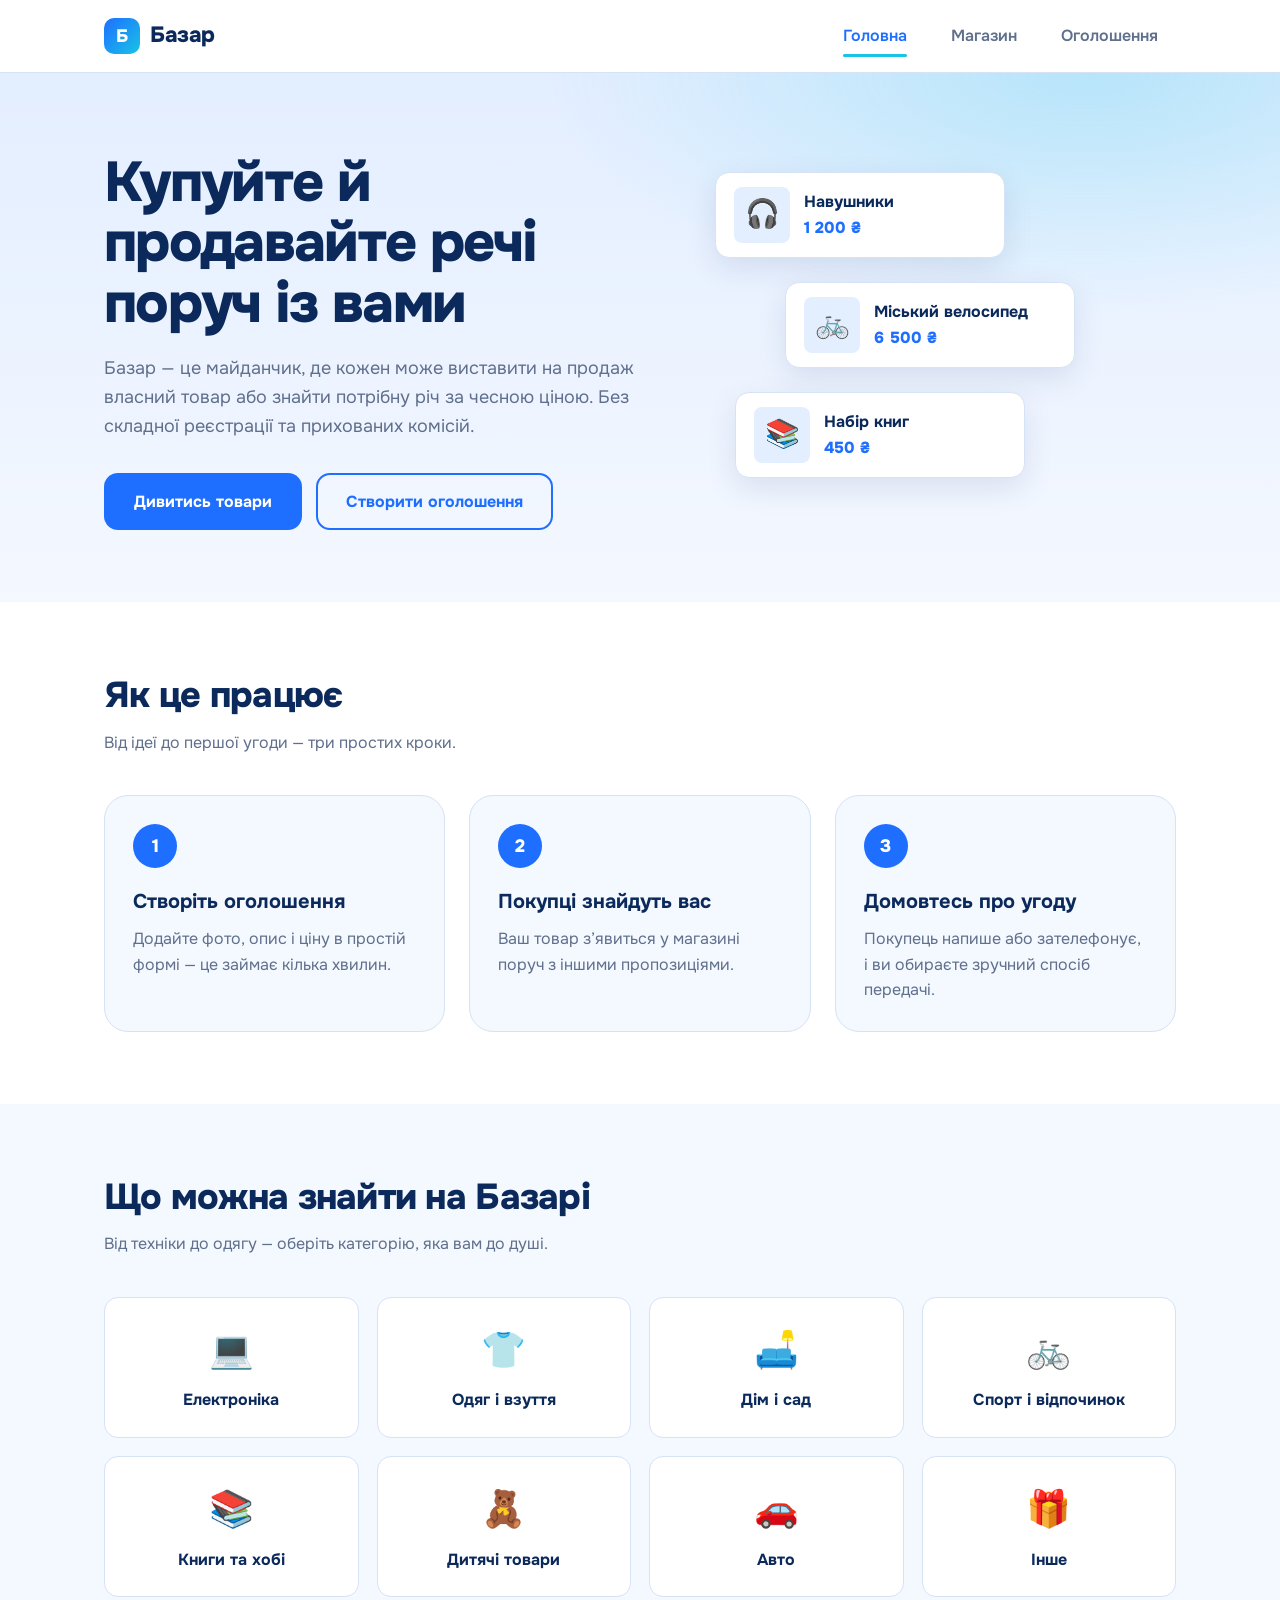
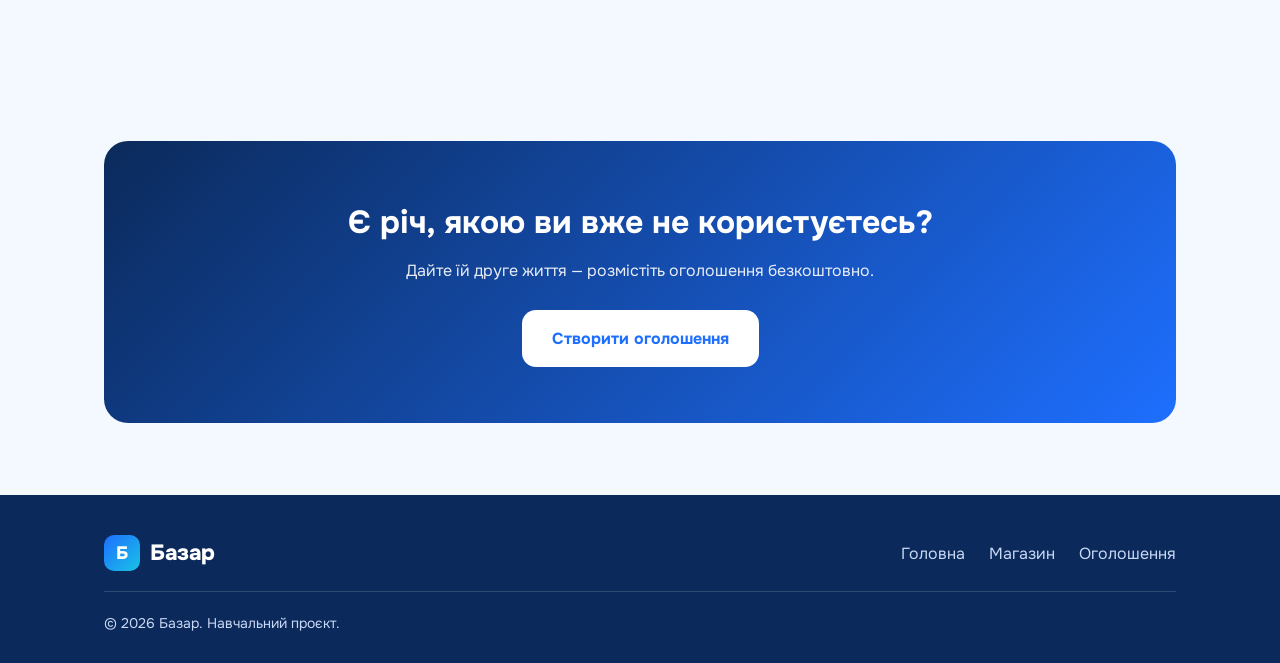
<file: index.html>
<!DOCTYPE html>
<html lang="uk">

<head>
    <meta charset="UTF-8">
    <meta name="viewport" content="width=device-width, initial-scale=1">
    <title>Базар — маркетплейс оголошень</title>
    <link rel="preconnect" href="https://fonts.googleapis.com">
    <link rel="preconnect" href="https://fonts.gstatic.com" crossorigin>
    <link href="https://fonts.googleapis.com/css2?family=Onest:wght@400;600;700;800&display=swap" rel="stylesheet">
    <link rel="stylesheet" href="style.css">
</head>

<body>

    <!-- ===== ШАПКА З НАВІГАЦІЄЮ ===== -->
    <header class="header">
        <div class="container header__inner">
            <a href="index.html" class="logo">
                <span class="logo__mark">Б</span>
                Базар
            </a>
            <nav class="nav">
                <a href="index.html" class="nav__link nav__link--active">Головна</a>
                <a href="shop.html" class="nav__link">Магазин</a>
                <a href="create.html" class="nav__link">Оголошення</a>
            </nav>
        </div>
    </header>

    <main>
        <!-- ===== ГЕРОЙ: опис сайту ===== -->
        <section class="hero">
            <div class="container hero__inner">
                <div class="hero__content">
                    <h1 class="hero__title">Купуйте й продавайте речі поруч із вами</h1>
                    <p class="hero__text">
                        Базар — це майданчик, де кожен може виставити на продаж власний товар
                        або знайти потрібну річ за чесною ціною. Без складної реєстрації та прихованих комісій.
                    </p>
                    <div class="hero__actions">
                        <a href="shop.html" class="btn btn--primary">Дивитись товари</a>
                        <a href="create.html" class="btn btn--ghost">Створити оголошення</a>
                    </div>
                </div>

                <!-- декоративна стопка карток -->
                <div class="hero__stack" aria-hidden="true">
                    <div class="mini-card">
                        <div class="mini-card__icon">🎧</div>
                        <div>
                            <p class="mini-card__title">Навушники</p>
                            <p class="mini-card__price">1 200 ₴</p>
                        </div>
                    </div>
                    <div class="mini-card">
                        <div class="mini-card__icon">🚲</div>
                        <div>
                            <p class="mini-card__title">Міський велосипед</p>
                            <p class="mini-card__price">6 500 ₴</p>
                        </div>
                    </div>
                    <div class="mini-card">
                        <div class="mini-card__icon">📚</div>
                        <div>
                            <p class="mini-card__title">Набір книг</p>
                            <p class="mini-card__price">450 ₴</p>
                        </div>
                    </div>
                </div>
            </div>
        </section>

        <!-- ===== ЯК ЦЕ ПРАЦЮЄ ===== -->
        <section class="section section--white">
            <div class="container">
                <h2 class="section__title">Як це працює</h2>
                <p class="section__lead">Від ідеї до першої угоди — три простих кроки.</p>

                <div class="steps">
                    <div class="step">
                        <div class="step__num">1</div>
                        <h3 class="step__title">Створіть оголошення</h3>
                        <p class="step__text">Додайте фото, опис і ціну в простій формі — це займає кілька хвилин.</p>
                    </div>
                    <div class="step">
                        <div class="step__num">2</div>
                        <h3 class="step__title">Покупці знайдуть вас</h3>
                        <p class="step__text">Ваш товар з’явиться у магазині поруч з іншими пропозиціями.</p>
                    </div>
                    <div class="step">
                        <div class="step__num">3</div>
                        <h3 class="step__title">Домовтесь про угоду</h3>
                        <p class="step__text">Покупець напише або зателефонує, і ви обираєте зручний спосіб передачі.
                        </p>
                    </div>
                </div>
            </div>
        </section>

        <!-- ===== ЩО МОЖНА ЗНАЙТИ ===== -->
        <section class="section">
            <div class="container">
                <h2 class="section__title">Що можна знайти на Базарі</h2>
                <p class="section__lead">Від техніки до одягу — оберіть категорію, яка вам до душі.</p>

                <div class="categories">
                    <div class="category">
                        <div class="category__icon">💻</div>
                        <p class="category__name">Електроніка</p>
                    </div>
                    <div class="category">
                        <div class="category__icon">👕</div>
                        <p class="category__name">Одяг і взуття</p>
                    </div>
                    <div class="category">
                        <div class="category__icon">🛋️</div>
                        <p class="category__name">Дім і сад</p>
                    </div>
                    <div class="category">
                        <div class="category__icon">🚲</div>
                        <p class="category__name">Спорт і відпочинок</p>
                    </div>
                    <div class="category">
                        <div class="category__icon">📚</div>
                        <p class="category__name">Книги та хобі</p>
                    </div>
                    <div class="category">
                        <div class="category__icon">🧸</div>
                        <p class="category__name">Дитячі товари</p>
                    </div>
                    <div class="category">
                        <div class="category__icon">🚗</div>
                        <p class="category__name">Авто</p>
                    </div>
                    <div class="category">
                        <div class="category__icon">🎁</div>
                        <p class="category__name">Інше</p>
                    </div>
                </div>
            </div>
        </section>

        <!-- ===== ЗАКЛИК ДО ДІЇ ===== -->
        <section class="section">
            <div class="container">
                <div class="cta">
                    <h2 class="cta__title">Є річ, якою ви вже не користуєтесь?</h2>
                    <p class="cta__text">Дайте їй друге життя — розмістіть оголошення безкоштовно.</p>
                    <a href="create.html" class="btn btn--primary">Створити оголошення</a>
                </div>
            </div>
        </section>
    </main>

    <!-- ===== ФУТЕР ===== -->
    <footer class="footer">
        <div class="container footer__inner">
            <a href="index.html" class="logo"><span class="logo__mark">Б</span>Базар</a>
            <nav class="footer__nav">
                <a href="index.html" class="footer__link">Головна</a>
                <a href="shop.html" class="footer__link">Магазин</a>
                <a href="create.html" class="footer__link">Оголошення</a>
            </nav>
            <p class="footer__copy">© 2026 Базар. Навчальний проєкт.</p>
        </div>
    </footer>

</body>

</html>
</file>
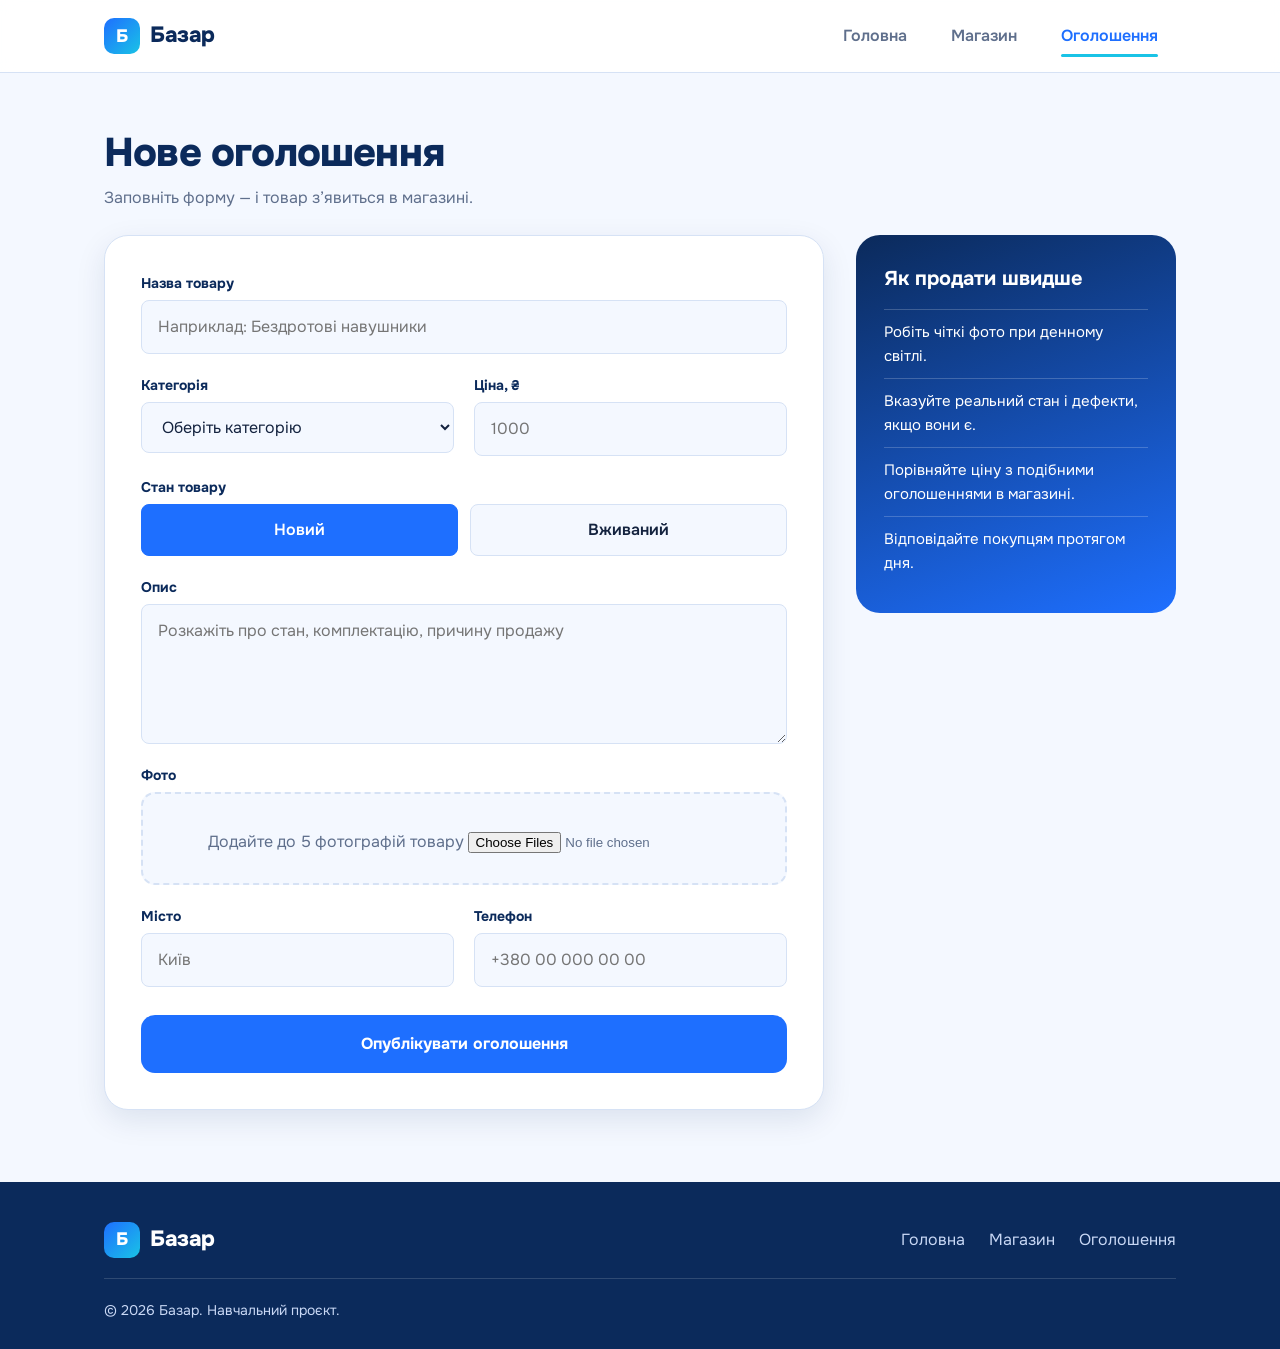
<file: create.html>
<!DOCTYPE html>
<html lang="uk">

<head>
    <meta charset="UTF-8">
    <meta name="viewport" content="width=device-width, initial-scale=1">
    <title>Створити оголошення — Базар</title>
    <link rel="preconnect" href="https://fonts.googleapis.com">
    <link rel="preconnect" href="https://fonts.gstatic.com" crossorigin>
    <link href="https://fonts.googleapis.com/css2?family=Onest:wght@400;600;700;800&display=swap" rel="stylesheet">
    <link rel="stylesheet" href="style.css">
</head>

<body>

    <!-- ===== ШАПКА З НАВІГАЦІЄЮ ===== -->
    <header class="header">
        <div class="container header__inner">
            <a href="index.html" class="logo">
                <span class="logo__mark">Б</span>
                Базар
            </a>
            <nav class="nav">
                <a href="index.html" class="nav__link">Головна</a>
                <a href="shop.html" class="nav__link">Магазин</a>
                <a href="create.html" class="nav__link nav__link--active">Оголошення</a>
            </nav>
        </div>
    </header>

    <main>
        <div class="container">

            <div class="page-head">
                <h1 class="page-head__title">Нове оголошення</h1>
                <p class="page-head__text">Заповніть форму — і товар з’явиться в магазині.</p>
            </div>

            <div class="create">

                <!-- ===== ФОРМА ===== -->
                <form class="form" id="adForm">
                    <p class="notice" id="notice">Оголошення збережено. Дякуємо!</p>

                    <div class="field">
                        <label class="field__label" for="title">Назва товару</label>
                        <input class="input" type="text" id="title" name="title"
                            placeholder="Наприклад: Бездротові навушники" required>
                    </div>

                    <div class="form__row">
                        <div class="field">
                            <label class="field__label" for="category">Категорія</label>
                            <select class="input" id="category" name="category" required>
                                <option value="">Оберіть категорію</option>
                                <option>Електроніка</option>
                                <option>Одяг і взуття</option>
                                <option>Дім і сад</option>
                                <option>Спорт і відпочинок</option>
                                <option>Книги та хобі</option>
                                <option>Дитячі товари</option>
                                <option>Авто</option>
                                <option>Інше</option>
                            </select>
                        </div>
                        <div class="field">
                            <label class="field__label" for="price">Ціна, ₴</label>
                            <input class="input" type="number" id="price" name="price" min="0" placeholder="1000"
                                required>
                        </div>
                    </div>

                    <div class="field">
                        <span class="field__label">Стан товару</span>
                        <div class="choices">
                            <label class="choice">
                                <input class="choice__input" type="radio" name="condition" value="new" checked>
                                <span class="choice__box">Новий</span>
                            </label>
                            <label class="choice">
                                <input class="choice__input" type="radio" name="condition" value="used">
                                <span class="choice__box">Вживаний</span>
                            </label>
                        </div>
                    </div>

                    <div class="field">
                        <label class="field__label" for="description">Опис</label>
                        <textarea class="input" id="description" name="description"
                            placeholder="Розкажіть про стан, комплектацію, причину продажу" required></textarea>
                    </div>

                    <div class="field">
                        <span class="field__label">Фото</span>
                        <div class="upload">
                            Додайте до 5 фотографій товару
                            <input type="file" name="photos" accept="image/*" multiple>
                        </div>
                    </div>

                    <div class="form__row">
                        <div class="field">
                            <label class="field__label" for="city">Місто</label>
                            <input class="input" type="text" id="city" name="city" placeholder="Київ" required>
                        </div>
                        <div class="field">
                            <label class="field__label" for="phone">Телефон</label>
                            <input class="input" type="tel" id="phone" name="phone" placeholder="+380 00 000 00 00"
                                required>
                        </div>
                    </div>

                    <button type="submit" class="btn btn--primary">Опублікувати оголошення</button>
                </form>

                <!-- ===== БІЧНА ПАНЕЛЬ З ПОРАДАМИ ===== -->
                <aside class="aside">
                    <h2 class="aside__title">Як продати швидше</h2>
                    <p class="aside__item">Робіть чіткі фото при денному світлі.</p>
                    <p class="aside__item">Вказуйте реальний стан і дефекти, якщо вони є.</p>
                    <p class="aside__item">Порівняйте ціну з подібними оголошеннями в магазині.</p>
                    <p class="aside__item">Відповідайте покупцям протягом дня.</p>
                </aside>

            </div>
        </div>
    </main>

    <!-- ===== ФУТЕР ===== -->
    <footer class="footer">
        <div class="container footer__inner">
            <a href="index.html" class="logo"><span class="logo__mark">Б</span>Базар</a>
            <nav class="footer__nav">
                <a href="index.html" class="footer__link">Головна</a>
                <a href="shop.html" class="footer__link">Магазин</a>
                <a href="create.html" class="footer__link">Оголошення</a>
            </nav>
            <p class="footer__copy">© 2026 Базар. Навчальний проєкт.</p>
        </div>
    </footer>

    <!-- проста демонстрація: показуємо повідомлення замість реальної відправки на сервер -->
    <script>
        document.getElementById("adForm").addEventListener("submit", function (e) {
            e.preventDefault();
            document.getElementById("notice").classList.add("notice--visible");
            this.reset();
            window.scrollTo({ top: 0, behavior: "smooth" });
        });
    </script>

</body>

</html>
</file>
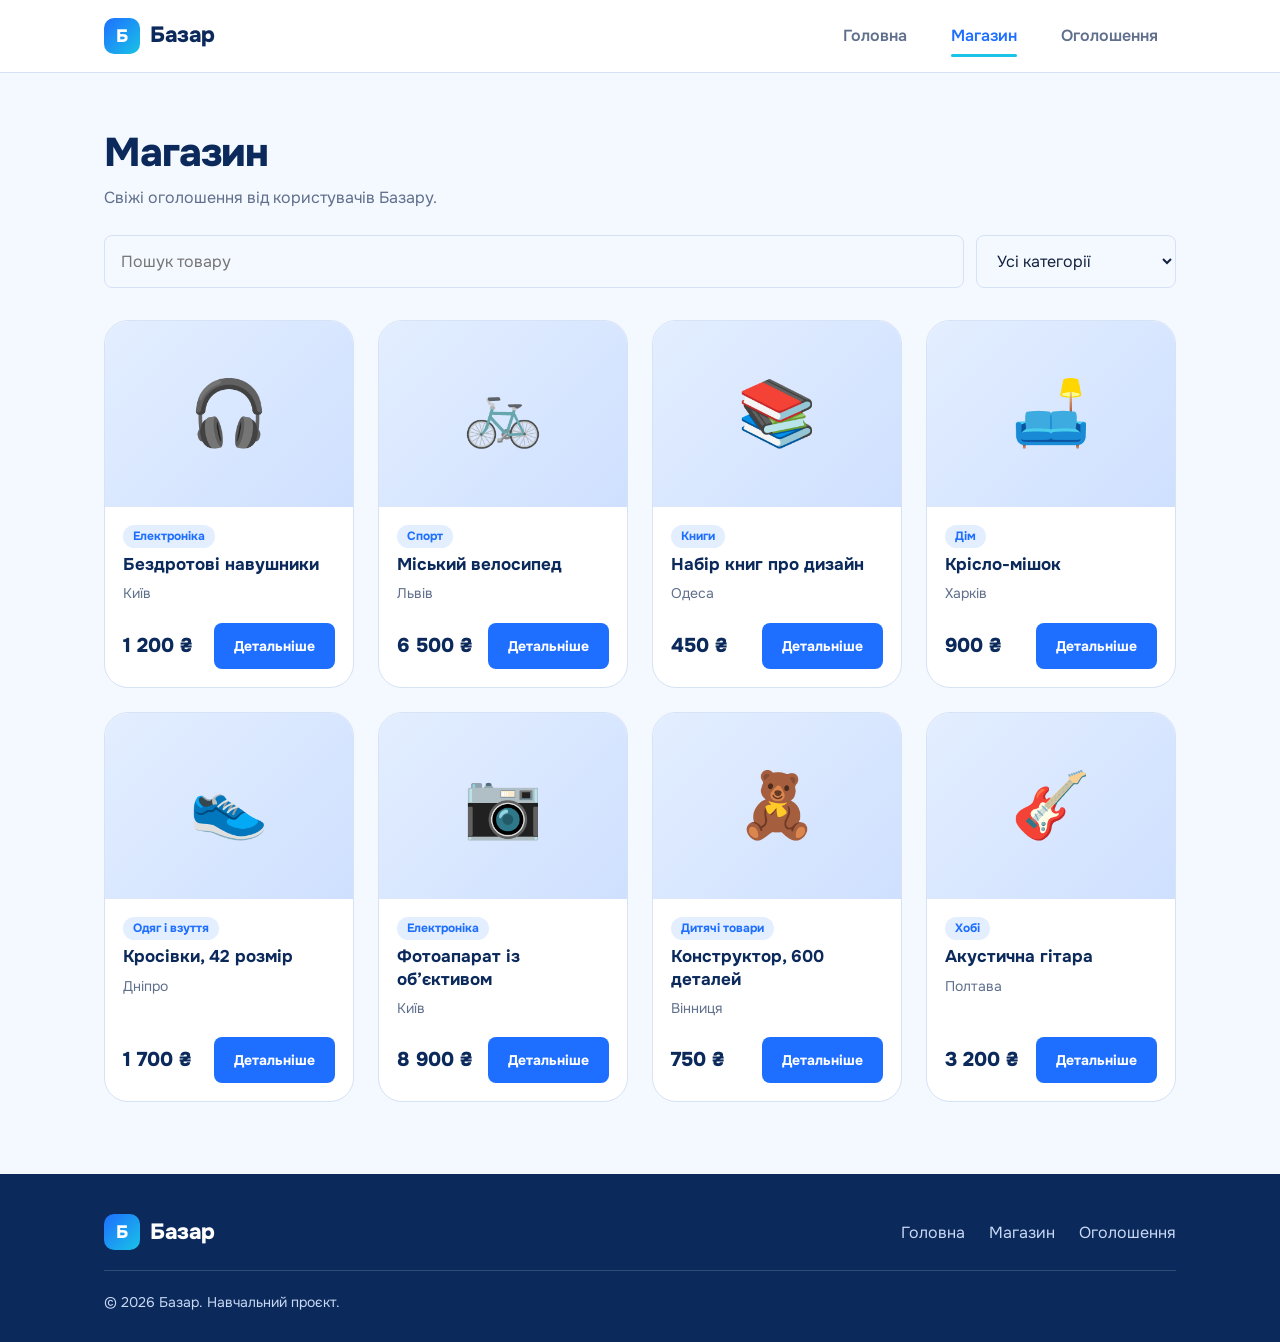
<file: shop.html>
<!DOCTYPE html>
<html lang="uk">

<head>
    <meta charset="UTF-8">
    <meta name="viewport" content="width=device-width, initial-scale=1">
    <title>Магазин — Базар</title>
    <link rel="preconnect" href="https://fonts.googleapis.com">
    <link rel="preconnect" href="https://fonts.gstatic.com" crossorigin>
    <link href="https://fonts.googleapis.com/css2?family=Onest:wght@400;600;700;800&display=swap" rel="stylesheet">
    <link rel="stylesheet" href="style.css">
</head>

<body>

    <!-- ===== ШАПКА З НАВІГАЦІЄЮ ===== -->
    <header class="header">
        <div class="container header__inner">
            <a href="index.html" class="logo">
                <span class="logo__mark">Б</span>
                Базар
            </a>
            <nav class="nav">
                <a href="index.html" class="nav__link">Головна</a>
                <a href="shop.html" class="nav__link nav__link--active">Магазин</a>
                <a href="create.html" class="nav__link">Оголошення</a>
            </nav>
        </div>
    </header>

    <main>
        <div class="container">

            <!-- заголовок сторінки -->
            <div class="page-head">
                <h1 class="page-head__title">Магазин</h1>
                <p class="page-head__text">Свіжі оголошення від користувачів Базару.</p>
            </div>

            <!-- пошук і фільтр -->
            <div class="toolbar">
                <input class="input toolbar__search" type="search" placeholder="Пошук товару" aria-label="Пошук товару">
                <select class="input toolbar__select" aria-label="Категорія">
                    <option>Усі категорії</option>
                    <option>Електроніка</option>
                    <option>Одяг і взуття</option>
                    <option>Дім і сад</option>
                    <option>Спорт і відпочинок</option>
                    <option>Книги та хобі</option>
                    <option>Дитячі товари</option>
                </select>
            </div>

            <!-- сітка карток -->
            <section class="grid">

                <!-- картка товару -->
                <article class="card">
                    <div class="card__img">🎧</div>
                    <div class="card__body">
                        <span class="card__tag">Електроніка</span>
                        <h3 class="card__title">Бездротові навушники</h3>
                        <p class="card__meta">Київ</p>
                        <div class="card__footer">
                            <span class="card__price">1 200 ₴</span>
                            <a href="#" class="btn btn--primary btn--small">Детальніше</a>
                        </div>
                    </div>
                </article>

                <!-- картка товару -->
                <article class="card">
                    <div class="card__img">🚲</div>
                    <div class="card__body">
                        <span class="card__tag">Спорт</span>
                        <h3 class="card__title">Міський велосипед</h3>
                        <p class="card__meta">Львів</p>
                        <div class="card__footer">
                            <span class="card__price">6 500 ₴</span>
                            <a href="#" class="btn btn--primary btn--small">Детальніше</a>
                        </div>
                    </div>
                </article>

                <!-- картка товару -->
                <article class="card">
                    <div class="card__img">📚</div>
                    <div class="card__body">
                        <span class="card__tag">Книги</span>
                        <h3 class="card__title">Набір книг про дизайн</h3>
                        <p class="card__meta">Одеса</p>
                        <div class="card__footer">
                            <span class="card__price">450 ₴</span>
                            <a href="#" class="btn btn--primary btn--small">Детальніше</a>
                        </div>
                    </div>
                </article>

                <!-- картка товару -->
                <article class="card">
                    <div class="card__img">🛋️</div>
                    <div class="card__body">
                        <span class="card__tag">Дім</span>
                        <h3 class="card__title">Крісло-мішок</h3>
                        <p class="card__meta">Харків</p>
                        <div class="card__footer">
                            <span class="card__price">900 ₴</span>
                            <a href="#" class="btn btn--primary btn--small">Детальніше</a>
                        </div>
                    </div>
                </article>

                <!-- картка товару -->
                <article class="card">
                    <div class="card__img">👟</div>
                    <div class="card__body">
                        <span class="card__tag">Одяг і взуття</span>
                        <h3 class="card__title">Кросівки, 42 розмір</h3>
                        <p class="card__meta">Дніпро</p>
                        <div class="card__footer">
                            <span class="card__price">1 700 ₴</span>
                            <a href="#" class="btn btn--primary btn--small">Детальніше</a>
                        </div>
                    </div>
                </article>

                <!-- картка товару -->
                <article class="card">
                    <div class="card__img">📷</div>
                    <div class="card__body">
                        <span class="card__tag">Електроніка</span>
                        <h3 class="card__title">Фотоапарат із об’єктивом</h3>
                        <p class="card__meta">Київ</p>
                        <div class="card__footer">
                            <span class="card__price">8 900 ₴</span>
                            <a href="#" class="btn btn--primary btn--small">Детальніше</a>
                        </div>
                    </div>
                </article>

                <!-- картка товару -->
                <article class="card">
                    <div class="card__img">🧸</div>
                    <div class="card__body">
                        <span class="card__tag">Дитячі товари</span>
                        <h3 class="card__title">Конструктор, 600 деталей</h3>
                        <p class="card__meta">Вінниця</p>
                        <div class="card__footer">
                            <span class="card__price">750 ₴</span>
                            <a href="#" class="btn btn--primary btn--small">Детальніше</a>
                        </div>
                    </div>
                </article>

                <!-- картка товару -->
                <article class="card">
                    <div class="card__img">🎸</div>
                    <div class="card__body">
                        <span class="card__tag">Хобі</span>
                        <h3 class="card__title">Акустична гітара</h3>
                        <p class="card__meta">Полтава</p>
                        <div class="card__footer">
                            <span class="card__price">3 200 ₴</span>
                            <a href="#" class="btn btn--primary btn--small">Детальніше</a>
                        </div>
                    </div>
                </article>
            </section>

        </div>
    </main>

    <!-- ===== ФУТЕР ===== -->
    <footer class="footer">
        <div class="container footer__inner">
            <a href="index.html" class="logo"><span class="logo__mark">Б</span>Базар</a>
            <nav class="footer__nav">
                <a href="index.html" class="footer__link">Головна</a>
                <a href="shop.html" class="footer__link">Магазин</a>
                <a href="create.html" class="footer__link">Оголошення</a>
            </nav>
            <p class="footer__copy">© 2026 Базар. Навчальний проєкт.</p>
        </div>
    </footer>

</body>

</html>
</file>
<file: style.css>
/* ==========================================================
   МАРКЕТПЛЕЙС — спільні стилі для всіх сторінок
   Шрифт: Onest (підтримує кирилицю), підключається в <head>
   ========================================================== */

/* ---------- 1. Змінні (кольори, радіуси, тіні) ---------- */
:root {
  --navy: #0b2a5b;      /* темно-синій: заголовки, футер */
  --blue: #1e6fff;      /* основний акцент: кнопки, посилання */
  --blue-dark: #1556d1; /* акцент при наведенні */
  --sky: #e3eeff;       /* світло-блакитний: фони плашок */
  --ice: #f4f8ff;       /* фон сторінки */
  --cyan: #19c3e6;      /* додатковий акцент: лінія активної вкладки */
  --ink: #14233f;       /* основний текст */
  --muted: #5f6f8c;     /* другорядний текст */
  --line: #d6e2f5;      /* рамки */
  --white: #ffffff;

  --radius-s: 8px;
  --radius-m: 14px;
  --radius-l: 24px;
  --shadow: 0 10px 30px rgba(11, 42, 91, 0.10);
  --wrap: 1120px;       /* максимальна ширина контенту */
}

/* ---------- 2. Скидання та базові стилі ---------- */
* {
  box-sizing: border-box;
  margin: 0;
  padding: 0;
}

html {
  scroll-behavior: smooth;
}

body {
  font-family: "Onest", "Segoe UI", Arial, sans-serif;
  background: var(--ice);
  color: var(--ink);
  line-height: 1.6;
  min-height: 100vh;
  display: flex;
  flex-direction: column; /* щоб футер завжди був унизу */
}

/* головний вміст займає весь вільний простір між шапкою і футером */
main {
  flex: 1;
}

/* усі зображення адаптивні */
img {
  display: block;
  max-width: 100%;
  height: auto;
}

a {
  color: inherit;
  text-decoration: none;
}

ul {
  list-style: none;
}

/* видимий фокус для клавіатури */
a:focus-visible,
button:focus-visible,
input:focus-visible,
select:focus-visible,
textarea:focus-visible {
  outline: 3px solid var(--cyan);
  outline-offset: 2px;
}

/* ---------- 3. Загальний контейнер ---------- */
.container {
  width: 100%;
  max-width: var(--wrap);
  margin: 0 auto;
  padding: 0 24px;
}

/* ---------- 4. Шапка (header + nav) ---------- */
.header {
  position: sticky;
  top: 0;
  z-index: 10;
  background: rgba(255, 255, 255, 0.92);
  backdrop-filter: blur(8px);
  border-bottom: 1px solid var(--line);
}

.header__inner {
  display: flex;
  align-items: center;
  justify-content: space-between;
  gap: 24px;
  min-height: 72px;
}

/* логотип */
.logo {
  display: flex;
  align-items: center;
  gap: 10px;
  font-weight: 800;
  font-size: 22px;
  color: var(--navy);
  letter-spacing: -0.02em;
}

.logo__mark {
  display: grid;
  place-items: center;
  width: 36px;
  height: 36px;
  border-radius: 10px;
  background: linear-gradient(135deg, var(--blue), var(--cyan));
  color: var(--white);
  font-size: 18px;
}

/* навігаційне меню */
.nav {
  display: flex;
  gap: 8px;
}

.nav__link {
  position: relative;
  padding: 10px 18px;
  font-weight: 600;
  color: var(--muted);
  border-radius: var(--radius-s);
  transition: color 0.2s, background 0.2s;
}

.nav__link:hover {
  color: var(--blue);
  background: var(--sky);
}

/* активна вкладка: синій текст + лінія знизу (аналог зеленої лінії з макета) */
.nav__link--active {
  color: var(--blue);
}

.nav__link--active::after {
  content: "";
  position: absolute;
  left: 18px;
  right: 18px;
  bottom: 2px;
  height: 3px;
  border-radius: 3px;
  background: var(--cyan);
}

/* ---------- 5. Кнопки ---------- */
.btn {
  display: inline-block;
  padding: 14px 28px;
  border: 2px solid transparent;
  border-radius: var(--radius-m);
  font: inherit;
  font-weight: 700;
  cursor: pointer;
  transition: background 0.2s, color 0.2s, border-color 0.2s, transform 0.1s;
}

.btn:active {
  transform: translateY(1px);
}

.btn--primary {
  background: var(--blue);
  color: var(--white);
}

.btn--primary:hover {
  background: var(--blue-dark);
}

.btn--ghost {
  background: transparent;
  color: var(--blue);
  border-color: var(--blue);
}

.btn--ghost:hover {
  background: var(--sky);
}

.btn--small {
  padding: 10px 18px;
  font-size: 14px;
  border-radius: var(--radius-s);
}

/* ---------- 6. Заголовки секцій ---------- */
.section {
  padding: 72px 0;
}

.section--white {
  background: var(--white);
}

.section__title {
  font-size: clamp(26px, 3.4vw, 36px);
  line-height: 1.2;
  font-weight: 800;
  color: var(--navy);
  letter-spacing: -0.02em;
  margin-bottom: 12px;
}

.section__lead {
  max-width: 60ch;
  color: var(--muted);
  margin-bottom: 40px;
}

/* ==========================================================
   СТОРІНКА 1 — ГОЛОВНА (index.html)
   ========================================================== */

/* ---------- 7. Герой-блок ---------- */
.hero {
  padding: 80px 0 72px;
  background:
    radial-gradient(900px 400px at 85% 0%, rgba(25, 195, 230, 0.22), transparent 60%),
    linear-gradient(180deg, var(--sky), var(--ice));
}

.hero__inner {
  display: grid;
  grid-template-columns: 1.1fr 0.9fr;
  gap: 48px;
  align-items: center;
}

.hero__title {
  font-size: clamp(34px, 5vw, 56px);
  line-height: 1.08;
  font-weight: 800;
  letter-spacing: -0.03em;
  color: var(--navy);
  margin-bottom: 20px;
}

.hero__text {
  max-width: 52ch;
  font-size: 18px;
  color: var(--muted);
  margin-bottom: 32px;
}

.hero__actions {
  display: flex;
  flex-wrap: wrap;
  gap: 14px;
}

/* права частина героя: стопка «живих» оголошень */
.hero__stack {
  position: relative;
  height: 340px;
}

.mini-card {
  position: absolute;
  display: flex;
  align-items: center;
  gap: 14px;
  width: 290px;
  padding: 14px 18px;
  background: var(--white);
  border: 1px solid var(--line);
  border-radius: var(--radius-m);
  box-shadow: var(--shadow);
}

.mini-card:nth-child(1) { top: 0;     left: 0; }
.mini-card:nth-child(2) { top: 110px; left: 70px; }
.mini-card:nth-child(3) { top: 220px; left: 20px; }

.mini-card__icon {
  display: grid;
  place-items: center;
  flex-shrink: 0;
  width: 56px;
  height: 56px;
  border-radius: var(--radius-s);
  background: var(--sky);
  font-size: 28px;
}

.mini-card__title {
  font-weight: 700;
  color: var(--navy);
}

.mini-card__price {
  font-weight: 800;
  color: var(--blue);
}

/* ---------- 8. Як це працює (кроки — тут нумерація доречна) ---------- */
.steps {
  display: grid;
  grid-template-columns: repeat(3, 1fr);
  gap: 24px;
}

.step {
  padding: 28px;
  background: var(--ice);
  border: 1px solid var(--line);
  border-radius: var(--radius-l);
}

.step__num {
  display: grid;
  place-items: center;
  width: 44px;
  height: 44px;
  margin-bottom: 18px;
  border-radius: 50%;
  background: var(--blue);
  color: var(--white);
  font-weight: 800;
  font-size: 18px;
}

.step__title {
  font-size: 20px;
  color: var(--navy);
  margin-bottom: 8px;
}

.step__text {
  color: var(--muted);
}

/* ---------- 9. Що можна продати (категорії) ---------- */
.categories {
  display: grid;
  grid-template-columns: repeat(4, 1fr);
  gap: 18px;
}

.category {
  padding: 24px 20px;
  text-align: center;
  background: var(--white);
  border: 1px solid var(--line);
  border-radius: var(--radius-m);
  transition: border-color 0.2s, box-shadow 0.2s;
}

.category:hover {
  border-color: var(--blue);
  box-shadow: var(--shadow);
}

.category__icon {
  font-size: 36px;
  margin-bottom: 8px;
}

.category__name {
  font-weight: 700;
  color: var(--navy);
}

/* ---------- 10. Заклик до дії внизу сторінки ---------- */
.cta {
  padding: 56px 40px;
  text-align: center;
  color: var(--white);
  border-radius: var(--radius-l);
  background: linear-gradient(135deg, var(--navy), var(--blue));
}

.cta__title {
  font-size: clamp(24px, 3vw, 32px);
  margin-bottom: 10px;
}

.cta__text {
  max-width: 50ch;
  margin: 0 auto 26px;
  opacity: 0.9;
}

.cta .btn--primary {
  background: var(--white);
  color: var(--blue);
}

.cta .btn--primary:hover {
  background: var(--sky);
}

/* ==========================================================
   СТОРІНКА 2 — МАГАЗИН (shop.html)
   ========================================================== */

/* ---------- 11. Заголовок сторінки ---------- */
.page-head {
  padding: 48px 0 24px;
}

.page-head__title {
  font-size: clamp(28px, 4vw, 40px);
  font-weight: 800;
  color: var(--navy);
  letter-spacing: -0.02em;
}

.page-head__text {
  color: var(--muted);
}

/* ---------- 12. Панель пошуку та фільтрів ---------- */
.toolbar {
  display: flex;
  flex-wrap: wrap;
  gap: 12px;
  margin-bottom: 32px;
}

.toolbar__search {
  flex: 1 1 260px;
}

.toolbar__select {
  flex: 0 0 200px;
}

/* ---------- 13. Сітка карток товарів ---------- */
.grid {
  display: grid;
  grid-template-columns: repeat(4, 1fr);
  gap: 24px;
  padding-bottom: 72px;
}

/* картка товару (div.card на макеті — «картка товару») */
.card {
  display: flex;
  flex-direction: column;
  background: var(--white);
  border: 1px solid var(--line);
  border-radius: var(--radius-l);
  overflow: hidden;
  transition: box-shadow 0.2s, border-color 0.2s;
}

.card:hover {
  border-color: var(--blue);
  box-shadow: var(--shadow);
}

/* блок із зображенням (квадрат на макеті) */
.card__img {
  display: grid;
  place-items: center;
  aspect-ratio: 4 / 3;
  background: linear-gradient(135deg, var(--sky), #cfe0ff);
  font-size: 64px;
}

/* якщо замість емодзі вставите <img src="..."> — він заповнить блок */
.card__img img {
  width: 100%;
  height: 100%;
  object-fit: cover;
}

.card__body {
  display: flex;
  flex: 1;
  flex-direction: column;
  gap: 6px;
  padding: 18px;
}

.card__tag {
  align-self: flex-start;
  padding: 2px 10px;
  border-radius: 999px;
  background: var(--sky);
  color: var(--blue);
  font-size: 12px;
  font-weight: 700;
}

.card__title {
  font-size: 17px;
  line-height: 1.3;
  color: var(--navy);
}

.card__meta {
  font-size: 14px;
  color: var(--muted);
}

.card__footer {
  display: flex;
  align-items: center;
  justify-content: space-between;
  gap: 8px;
  margin-top: auto;
  padding-top: 12px;
}

.card__price {
  font-size: 20px;
  font-weight: 800;
  color: var(--navy);
}

/* ==========================================================
   СТОРІНКА 3 — СТВОРЕННЯ ОГОЛОШЕННЯ (create.html)
   ========================================================== */

/* ---------- 14. Розкладка: форма + бічна підказка ---------- */
.create {
  display: grid;
  grid-template-columns: 1fr 320px;
  gap: 32px;
  align-items: start;
  padding-bottom: 72px;
}

/* ---------- 15. Форма ---------- */
.form {
  padding: 36px;
  background: var(--white);
  border: 1px solid var(--line);
  border-radius: var(--radius-l);
  box-shadow: var(--shadow);
}

.form__row {
  display: grid;
  grid-template-columns: 1fr 1fr;
  gap: 20px;
}

.field {
  display: flex;
  flex-direction: column;
  gap: 6px;
  margin-bottom: 20px;
}

.field__label {
  font-weight: 700;
  font-size: 14px;
  color: var(--navy);
}

/* спільний вигляд для input, select, textarea */
.input {
  width: 100%;
  padding: 13px 16px;
  font: inherit;
  color: var(--ink);
  background: var(--ice);
  border: 1.5px solid var(--line);
  border-radius: var(--radius-s);
  transition: border-color 0.2s, background 0.2s;
}

.input:focus {
  outline: none;
  border-color: var(--blue);
  background: var(--white);
}

textarea.input {
  min-height: 140px;
  resize: vertical;
}

/* вибір стану товару (radio) */
.choices {
  display: flex;
  gap: 12px;
}

.choice {
  flex: 1;
  position: relative;
}

.choice__input {
  position: absolute;
  opacity: 0;
}

.choice__box {
  display: block;
  padding: 12px;
  text-align: center;
  font-weight: 600;
  background: var(--ice);
  border: 1.5px solid var(--line);
  border-radius: var(--radius-s);
  cursor: pointer;
  transition: all 0.2s;
}

.choice__input:checked + .choice__box {
  color: var(--white);
  background: var(--blue);
  border-color: var(--blue);
}

.choice__input:focus-visible + .choice__box {
  outline: 3px solid var(--cyan);
  outline-offset: 2px;
}

/* завантаження фото */
.upload {
  padding: 28px;
  text-align: center;
  color: var(--muted);
  background: var(--ice);
  border: 2px dashed var(--line);
  border-radius: var(--radius-m);
}

.upload input {
  margin-top: 10px;
}

/* повідомлення про успіх (показується після відправки) */
.notice {
  display: none;
  margin-bottom: 20px;
  padding: 14px 18px;
  color: #0a5a2e;
  background: #dff7e9;
  border-radius: var(--radius-s);
  font-weight: 600;
}

.notice--visible {
  display: block;
}

.form .btn {
  width: 100%;
  margin-top: 8px;
}

/* ---------- 16. Бічна панель з порадами ---------- */
.aside {
  padding: 28px;
  color: var(--white);
  border-radius: var(--radius-l);
  background: linear-gradient(160deg, var(--navy), var(--blue));
}

.aside__title {
  font-size: 20px;
  margin-bottom: 14px;
}

.aside__item {
  padding: 10px 0;
  border-top: 1px solid rgba(255, 255, 255, 0.2);
  font-size: 15px;
}

/* ==========================================================
   ФУТЕР (однаковий на всіх сторінках)
   ========================================================== */
.footer {
  margin-top: auto;
  padding: 40px 0 28px;
  color: #c9d8f5;
  background: var(--navy);
}

.footer__inner {
  display: flex;
  flex-wrap: wrap;
  align-items: center;
  justify-content: space-between;
  gap: 20px;
}

.footer .logo {
  color: var(--white);
}

.footer__nav {
  display: flex;
  gap: 24px;
}

.footer__link:hover {
  color: var(--white);
}

.footer__copy {
  width: 100%;
  padding-top: 20px;
  border-top: 1px solid rgba(255, 255, 255, 0.15);
  font-size: 14px;
}

/* ==========================================================
   АДАПТИВ
   ========================================================== */
@media (max-width: 960px) {
  .grid        { grid-template-columns: repeat(2, 1fr); }
  .categories  { grid-template-columns: repeat(2, 1fr); }
  .hero__inner { grid-template-columns: 1fr; }
  .hero__stack { display: none; }
  .create      { grid-template-columns: 1fr; }
}

@media (max-width: 640px) {
  .header__inner { flex-direction: column; padding: 12px 0; gap: 6px; }
  .nav__link     { padding: 8px 12px; }
  .nav__link--active::after { left: 12px; right: 12px; }
  .steps         { grid-template-columns: 1fr; }
  .grid          { grid-template-columns: 1fr; }
  .form          { padding: 22px; }
  .form__row     { grid-template-columns: 1fr; gap: 0; }
  .choices       { flex-direction: column; }
  .toolbar__select { flex: 1 1 100%; }
  .footer__inner { flex-direction: column; text-align: center; }
}

/* повага до налаштувань користувача щодо анімацій */
@media (prefers-reduced-motion: reduce) {
  * { transition: none !important; scroll-behavior: auto !important; }
}
</file>
